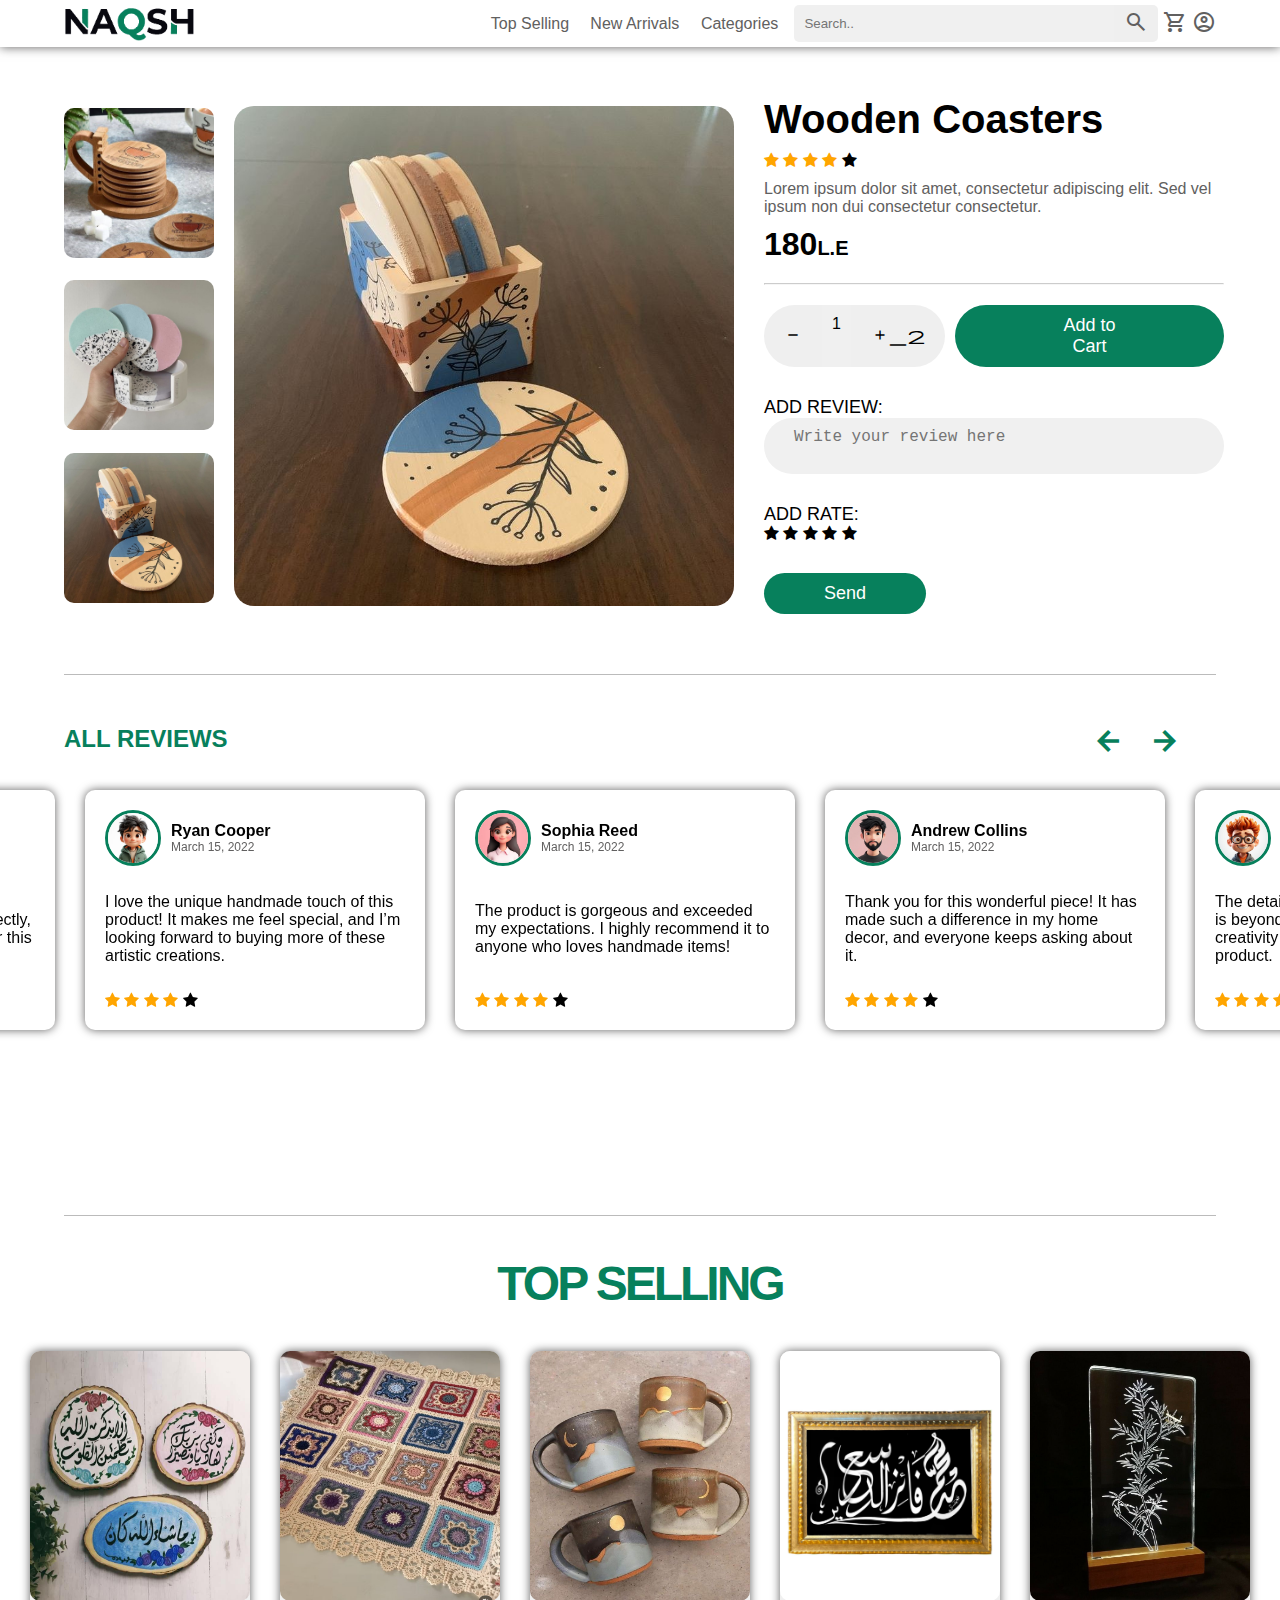
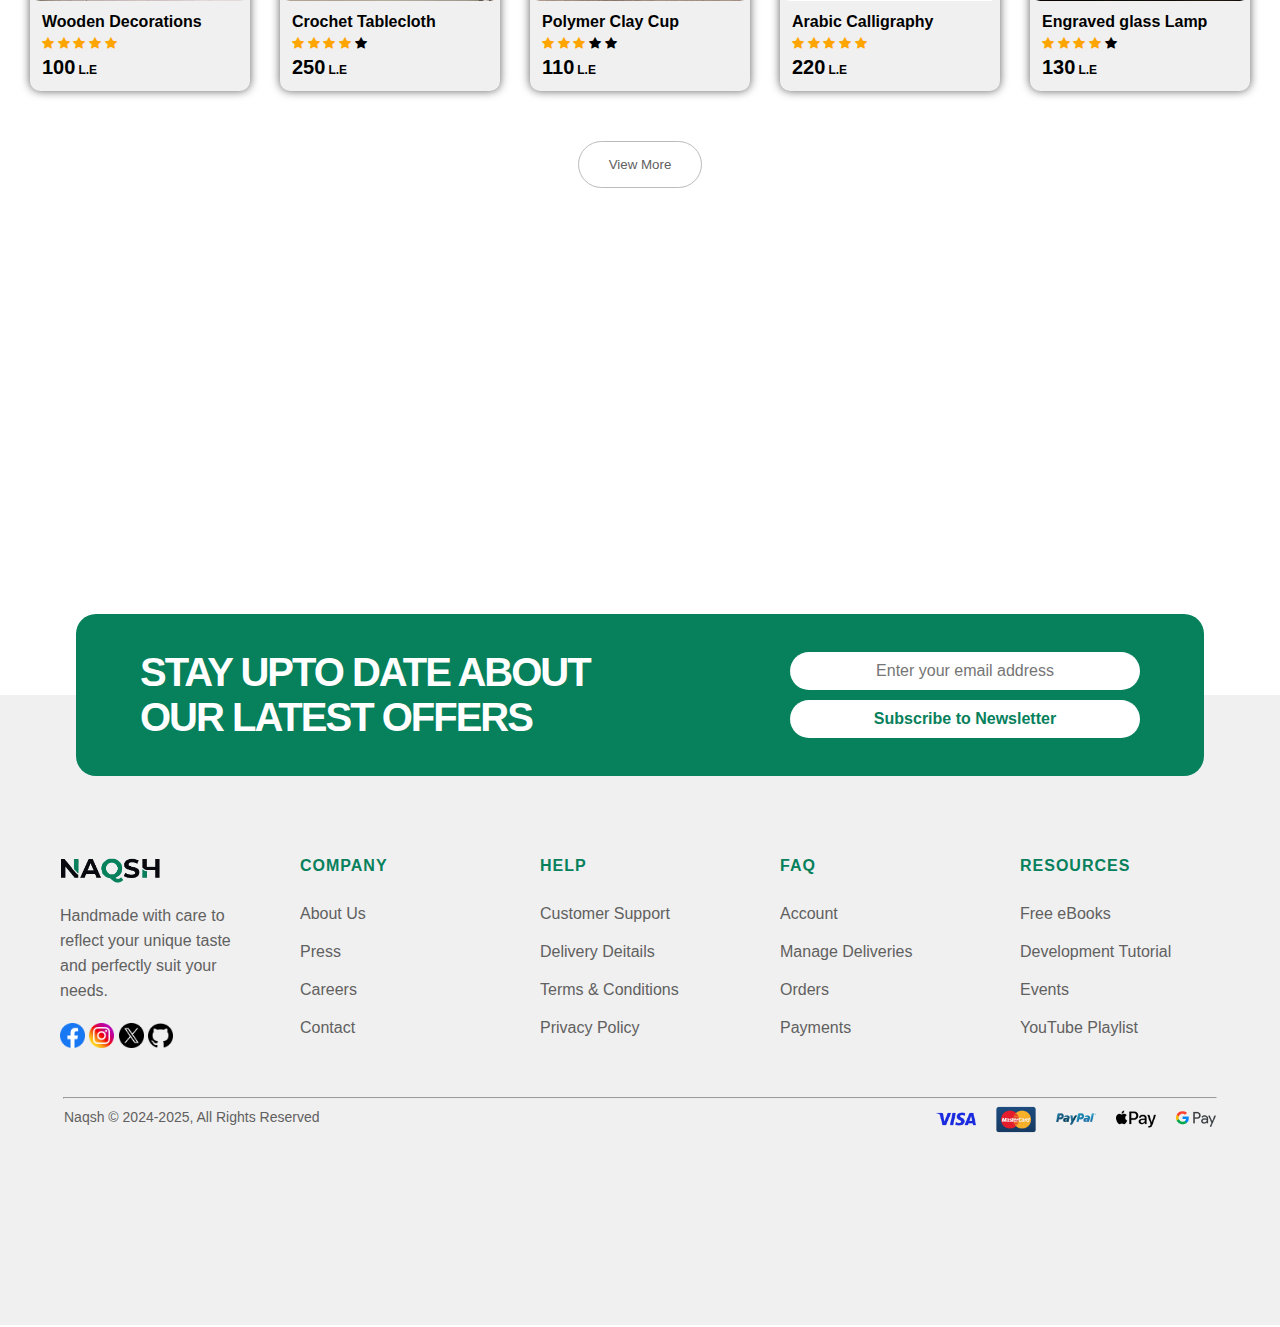
<file: index-2.html>
<!DOCTYPE html>
<html lang="en">
<head>
    <meta charset="UTF-8">
    <meta name="viewport" content="width=device-width, initial-scale=1.0">
    <!-- Page Title -->
    <title>product Details</title>
    <!-- Page Icon -->
    <link rel="icon" href="page-icon.png">
    <!-- Linking CSS File -->
    <link rel="stylesheet" href="style.css">
    <link rel="stylesheet" href="style-2.css">
    <!-- Google Fonts -->
    <link rel="preconnect" href="https://fonts.googleapis.com">
    <link rel="preconnect" href="https://fonts.gstatic.com" crossorigin>
    <link href="https://fonts.googleapis.com/css2?family=Open+Sans:ital,wght@0,300..800;1,300..800&display=swap" rel="stylesheet">
    <link href="https://fonts.googleapis.com/css2?family=Material+Symbols+Outlined" rel="stylesheet" />
    <!-- Font Awesome Icon Library -->
    <link rel="stylesheet" href="https://cdnjs.cloudflare.com/ajax/libs/font-awesome/4.7.0/css/font-awesome.min.css">
    <!-- Linking SwiperJS CSS -->
    <link
    rel="stylesheet"
    href="https://cdn.jsdelivr.net/npm/swiper@11/swiper-bundle.min.css"/>  
    <!-- Linking SwiperJS JavaScript -->
    <script src="https://cdn.jsdelivr.net/npm/swiper@11/swiper-bundle.min.js" defer></script>
    <!-- Linking JS File -->
    <script src="main.js" defer></script>
</head>
<body>
    <div class="nav-bar">
        <div class="co-1 container">
            <div class="image">
                <img src="logo.png" alt="">
            </div>
            <div class="nav-bar-links">
                <div class="link">
                    <a href="#top-selling">Top Selling</a>
                </div>
                <div class="link">
                    <a href="#new-arrivals">New Arrivals</a>
                </div>
                <div class="link">
                    <a href="">Categories</a>
                    <ul>
                        <li><a href="">Wood</a></li>
                        <hr>
                        <li><a href="">Glass</a></li>
                        <hr>
                        <li><a href="">Crochet</a></li>
                        <hr>
                        <li><a href="">Leather</a></li>
                    </ul>
                </div>
                <form action="">
                    <input type="text" placeholder="Search.." name="search">
                    <button type="submit">
                        <span class="material-symbols-outlined">search</span>
                    </button>
                </form>
                <a href=""><span  class="material-symbols-outlined icon">shopping_cart</span></a>
                <a href=""><span  class="material-symbols-outlined icon">account_circle</span></a>
            </div>
        </div>
    </div>
    <div class="product-section">
        <div class="container">
            <div class="product-image">
                <img class="main" src="product-10.jpg" alt="">
                <img class="sub" src="product-1.jpg" alt="">
                <img class="sub" src="product-7.jpg" alt="">
                <img class="sub" src="product-10.jpg" alt="">
            </div>
            <div class="product-details">
                <h1>Wooden Coasters</h1>
                <div class="rating">
                    <span class="fa fa-star checked"></span>
                    <span class="fa fa-star checked"></span>
                    <span class="fa fa-star checked"></span>
                    <span class="fa fa-star checked"></span>
                    <span class="fa fa-star"></span>
                </div>
                <p>Lorem ipsum dolor sit amet, consectetur adipiscing elit. Sed vel ipsum non dui consectetur consectetur.</p>
                <h2 class="price">180<span>L.E</span></h2>
                <hr>
                <div class="buy">
                    <div class="counter">
                        <button class="subtract"><span class="material-symbols-outlined">remove</span></button>
                        <p class="count">1</p>
                        <button class="add"><span class="material-symbols-outlined">add_2</span></button>
                    </div>
                    <button class="add-to-cart-btn">Add to Cart</button>
                </div>
                <div class="customer-review">
                    <div class="text-review">
                        <label for="">ADD REVIEW:</label>
                        <textarea name="" id="" placeholder="Write your review here"></textarea>
                    </div>
                    <div class="rating">
                        <label for="">ADD RATE:</label>
                        <div class="stars">
                            <span class="fa fa-star"></span>
                            <span class="fa fa-star"></span>
                            <span class="fa fa-star"></span>
                            <span class="fa fa-star"></span>
                            <span class="fa fa-star"></span>
                        </div>
                    </div>
                    <button class="send-review-btn">Send</button>
                </div>
            </div>
        </div>
    </div>
    <div class="comments-section swiper">
        <div class="container">
            <div class="header-and-control">
                <h2>ALL REVIEWS</h2>
                <div class="control">
                    <button class="swiper-left">
                        <span class="material-symbols-outlined">
                            arrow_back
                        </span>
                    </button>
                    <button class="swiper-right">
                        <span class="material-symbols-outlined">
                            arrow_forward
                        </span>
                    </button>
                </div>
            </div>
        </div>
        <div class="comments-box swiper-wrapper">
            <div class="comment swiper-slide">
                <div class="user-info">
                    <img src="userProfileImage-1.jpg" alt="">
                    <h4>Laura Bennett</h4>
                    <p class="date">March 15, 2022</p>
                </div>
                <div class="comment-info">
                    <p>The product is absolutely amazing! The craftsmanship is stunning, and the quality is top-notch. I’ll definitely shop here again!</p>
                </div>
                <div class="rating">
                    <span class="fa fa-star checked"></span>
                    <span class="fa fa-star checked"></span>
                    <span class="fa fa-star checked"></span>
                    <span class="fa fa-star checked"></span>
                    <span class="fa fa-star"></span>
                </div>
            </div>
            <div class="comment swiper-slide">
                <div class="user-info">
                    <img src="userProfileImage-2.jpg" alt="">
                    <h4>Daniel Carter</h4>
                    <p class="date">March 15, 2022</p>
                </div>
                <div class="comment-info">
                    <p>I’m so impressed with the product! It’s clear that it was made with love and attention to detail, and the packaging was beautiful too.</p>
                </div>
                <div class="rating">
                    <span class="fa fa-star checked"></span>
                    <span class="fa fa-star checked"></span>
                    <span class="fa fa-star checked"></span>
                    <span class="fa fa-star checked"></span>
                    <span class="fa fa-star checked"></span>
                </div>
            </div>
            <div class="comment swiper-slide">
                <div class="user-info">
                    <img src="userProfileImage-3.jpg" alt="">
                    <h4>Ethan Hayes</h4>
                    <p class="date">March 15, 2022</p>
                </div>
                <div class="comment-info">
                    <p>I had an excellent experience! The product matched the description perfectly, and delivery was quick. Thank you for this beautiful piece.</p>
                </div>
                <div class="rating">
                    <span class="fa fa-star checked"></span>
                    <span class="fa fa-star checked"></span>
                    <span class="fa fa-star checked"></span>
                    <span class="fa fa-star checked"></span>
                    <span class="fa fa-star checked"></span>
                </div>
            </div>
            <div class="comment swiper-slide">
                <div class="user-info">
                    <img src="userProfileImage-4.jpg" alt="">
                    <h4>Ryan Cooper</h4>
                    <p class="date">March 15, 2022</p>
                </div>
                <div class="comment-info">
                    <p>I love the unique handmade touch of this product! It makes me feel special, and I’m looking forward to buying more of these artistic creations.</p>
                </div>
                <div class="rating">
                    <span class="fa fa-star checked"></span>
                    <span class="fa fa-star checked"></span>
                    <span class="fa fa-star checked"></span>
                    <span class="fa fa-star checked"></span>
                    <span class="fa fa-star"></span>
                </div>
            </div>
            <div class="comment swiper-slide">
                <div class="user-info">
                    <img src="userProfileImage-5.jpg" alt="">
                    <h4>Sophia Reed</h4>
                    <p class="date">March 15, 2022</p>
                </div>
                <div class="comment-info">
                    <p>The product is gorgeous and exceeded my expectations. I highly recommend it to anyone who loves handmade items!</p>
                </div>
                <div class="rating">
                    <span class="fa fa-star checked"></span>
                    <span class="fa fa-star checked"></span>
                    <span class="fa fa-star checked"></span>
                    <span class="fa fa-star checked"></span>
                    <span class="fa fa-star"></span>
                </div>
            </div>
            <div class="comment swiper-slide">
                <div class="user-info">
                    <img src="userProfileImage-6.jpg" alt="">
                    <h4>Andrew Collins</h4>
                    <p class="date">March 15, 2022</p>
                </div>
                <div class="comment-info">
                    <p>Thank you for this wonderful piece! It has made such a difference in my home decor, and everyone keeps asking about it.</p>
                </div>
                <div class="rating">
                    <span class="fa fa-star checked"></span>
                    <span class="fa fa-star checked"></span>
                    <span class="fa fa-star checked"></span>
                    <span class="fa fa-star checked"></span>
                    <span class="fa fa-star"></span>
                </div>
            </div>
            <div class="comment swiper-slide">
                <div class="user-info">
                    <img src="userProfileImage-7.jpg" alt="">
                    <h4>Lucas Perry</h4>
                    <p class="date">March 15, 2022</p>
                </div>
                <div class="comment-info">
                    <p>The details are incredible, and the quality is beyond expectations. I appreciate the creativity and effort behind this handmade product.</p>
                </div>
                <div class="rating">
                    <span class="fa fa-star checked"></span>
                    <span class="fa fa-star checked"></span>
                    <span class="fa fa-star checked"></span>
                    <span class="fa fa-star checked"></span>
                    <span class="fa fa-star checked"></span>
                </div>
            </div>
            <div class="comment swiper-slide">
                <div class="user-info">
                    <img src="userProfileImage-8.jpg" alt="">
                    <h4>Megan Brooks</h4>
                    <p class="date">March 15, 2022</p>
                </div>
                <div class="comment-info">
                    <p>I absolutely loved the product, and the service was excellent. It feels great to support local handmade crafts.</p>
                </div>
                <div class="rating">
                    <span class="fa fa-star checked"></span>
                    <span class="fa fa-star checked"></span>
                    <span class="fa fa-star checked"></span>
                    <span class="fa fa-star checked"></span>
                    <span class="fa fa-star checked"></span>
                </div>
            </div>
            <div class="comment swiper-slide">
                <div class="user-info">
                    <img src="userProfileImage-9.jpg" alt="">
                    <h4>Megan Brooks</h4>
                    <p class="date">March 15, 2022</p>
                </div>
                <div class="comment-info">
                    <p>A fantastic experience! The piece is so unique and beautifully crafted. You can really see the effort and passion that went into it. Thank you!</p>
                </div>
                <div class="rating">
                    <span class="fa fa-star checked"></span>
                    <span class="fa fa-star checked"></span>
                    <span class="fa fa-star checked"></span>
                    <span class="fa fa-star checked"></span>
                    <span class="fa fa-star checked"></span>
                </div>
            </div>
        </div>
    </div>
    <div class="products-section" id="top-selling">
        <div class="co-4 container">
            <h1>TOP SELLING</h1>
            <div class="cards-box">
                <div class="card">
                    <img src="product-18.jpg" alt="">
                    <div class="card-info">
                        <h3>Wooden Decorations</h3>
                        <div class="rating">
                            <span class="fa fa-star checked"></span>
                            <span class="fa fa-star checked"></span>
                            <span class="fa fa-star checked"></span>
                            <span class="fa fa-star checked"></span>
                            <span class="fa fa-star checked"></span>
                        </div>
                        <div class="price">
                            <p class="current-price">100<span>L.E</span></p>
                        </div>
                    </div>
                </div>
                <div class="card">
                    <img src="product-17.jpg" alt="">
                    <div class="card-info">
                        <h3>Crochet Tablecloth</h3>
                        <div class="rating">
                            <span class="fa fa-star checked"></span>
                            <span class="fa fa-star checked"></span>
                            <span class="fa fa-star checked"></span>
                            <span class="fa fa-star checked"></span>
                            <span class="fa fa-star"></span>
                        </div>
                        <div class="price">
                            <p class="current-price">250<span>L.E</span></p>
                        </div>
                    </div>
                </div>
                <div class="card">
                    <img src="product-16.jpg" alt="">
                    <div class="card-info">
                        <h3>Polymer Clay Cup</h3>
                        <div class="rating">
                            <span class="fa fa-star checked"></span>
                            <span class="fa fa-star checked"></span>
                            <span class="fa fa-star checked"></span>
                            <span class="fa fa-star"></span>
                            <span class="fa fa-star"></span>
                        </div>
                        <div class="price">
                            <p class="current-price">110<span>L.E</span></p>
                        </div>
                    </div>
                </div>
                <div class="card">
                    <img src="product-19.jpg" alt="">
                    <div class="card-info">
                        <h3>Arabic Calligraphy</h3>
                        <div class="rating">
                            <span class="fa fa-star checked"></span>
                            <span class="fa fa-star checked"></span>
                            <span class="fa fa-star checked"></span>
                            <span class="fa fa-star checked"></span>
                            <span class="fa fa-star checked"></span>
                        </div>
                        <div class="price">
                            <p class="current-price">220<span>L.E</span></p>
                        </div>
                    </div>
                </div>
                <div class="card">
                    <img src="product-20.jpg" alt="">
                    <div class="card-info">
                        <h3>Engraved glass Lamp</h3>
                        <div class="rating">
                            <span class="fa fa-star checked"></span>
                            <span class="fa fa-star checked"></span>
                            <span class="fa fa-star checked"></span>
                            <span class="fa fa-star checked"></span>
                            <span class="fa fa-star"></span>
                        </div>
                        <div class="price">
                            <p class="current-price">130<span>L.E</span></p>
                        </div>
                    </div>
                </div>
            </div>
            <button>View More</button>
        </div>
    </div>
    <div class="footer">
        <div class="co-6 container">
            <div class="subscribe-box">
                <label for="">STAY UPTO DATE ABOUT OUR LATEST OFFERS</label>
                <div class="subscribe-input">
                    <input type="email" placeholder="Enter your email address">
                    <button>Subscribe to Newsletter</button>
                </div>
            </div>
            <div class="footer-links">
                <div class="logo-and-social">
                    <img src="/logo.png" alt="" width="100px">
                    <p>Handmade with care to reflect your unique taste and perfectly suit your needs.</p>
                    <div class="social-links">
                        <a href="">
                            <img src="facebook.png" alt="">
                        </a>
                        <a href="">
                            <img src="social.png" alt="">
                        </a>
                        <a href="">
                            <img src="twitter.png" alt="">
                        </a>
                        <a href="">
                            <img src="github.png" alt="">
                        </a>
                    </div>
                </div>
                <div class="contact-links">
                    <h4>COMPANY</h4>
                    <ul>
                        <li><a href="">About Us</a></li>
                        <li><a href="">Press</a></li>
                        <li><a href="">Careers</a></li>
                        <li><a href="">Contact</a></li>
                    </ul>
                </div>
                <div class="contact-links">
                    <h4>HELP</h4>
                    <ul>
                        <li><a href="">Customer Support</a></li>
                        <li><a href="">Delivery Deitails</a></li>
                        <li><a href="">Terms & Conditions</a></li>
                        <li><a href="">Privacy Policy</a></li>
                    </ul>
                </div>
                <div class="contact-links">
                    <h4>FAQ</h4>
                    <ul>
                        <li><a href="">Account</a></li>
                        <li><a href="">Manage Deliveries</a></li>
                        <li><a href="">Orders</a></li>
                        <li><a href="">Payments</a></li>
                    </ul>
                </div>
                <div class="contact-links">
                    <h4>RESOURCES</h4>
                    <ul>
                        <li><a href="">Free eBooks</a></li>
                        <li><a href="">Development Tutorial</a></li>
                        <li><a href="">Events</a></li>
                        <li><a href="">YouTube Playlist</a></li>
                    </ul>
                </div>
            </div>
            <hr>
            <div class="copy-right-and-payment">
                <p class="copy-right">Naqsh © 2024-2025, All Rights Reserved</p>
                <div class="pay-methods">
                    <img src="visa.png" alt="">
                    <img src="card.png" alt="">
                    <img src="paypal.png" alt="">
                    <img src="apple-pay.png" alt="">
                    <img src="google-pay.png" alt="">
                </div>
            </div>
        </div>
    </div>
</body>
</html>
</file>
<file: style.css>
:root {
    --main-color: #07805c;
    --second-color: #F0F0F0;
    --third-color: #bbb;
    --paragraph-color: #616060;
    --first-font: "Open Sans", serif;
    --second-font: "Roboto", sans-serif;
}

html {
    scroll-behavior: smooth;
}

body {
    margin: 0;
    font-family: var(--second-font);
    box-sizing: border-box;
}

* {
    /* outline: 1px solid red; */
    margin: 0;
}

.container {
    width: 90vw;
    margin-inline: auto;
}

& .nav-bar {
    display: flex;
    background-color: white;
    justify-content: center;
    align-items: center;
    box-shadow: 0 0px 10px var(--paragraph-color);
    & .co-1 {
        display: flex;  
        & .image {
            flex-grow: 1;
            display: flex;
            align-items: center;
            & img {
                width: 130px;
                height: fit-content;
            }
        }
        & .nav-bar-links {
            display: flex;
            padding: 0;
            margin-block: 5px;
            width: 450px;
            height: fit-content;
            align-items: center;
            justify-content: space-between;
            flex-grow: 1;
            & .link{
                width: 100px;
                display: flex;
                align-items: center;
                justify-content: center;
                position: relative;
                & a {
                    display: flex;
                    text-decoration: none;
                    color: var(--paragraph-color);
                    transition-duration: 0.2s;
                }
                & ul {
                    display: none;
                    padding: 0;
                    list-style-type: none;
                    position: absolute;
                    background-color: white;
                    top: 30px;
                    border-radius: 10px;
                    border: 2px solid var(--main-color);
                    & li {
                        margin: 10px 40px 10px 10px;
                        width: fit-content;
                        transition-duration: 0.2s;
                        
                    }
                    & li:hover {
                        color: #07805c;
                        transform: scale(1.05);
                        text-shadow: 0 0 5px var(--main-color);
                        transition-duration: 0.2s;
                    }
                }
                & ul::before {
                    content: "";
                    width: 100px;
                    height: 50px;
                    background-color: transparent;
                    position: absolute;
                    transform: translate(-50%, -50%);
                    top: -20px;
                    left: 55px;
                    z-index: 1;
                }
                & a:hover + ul,ul:hover {
                        display: block;
                        transition-duration: 0.3s;
                }
            }
            & form {
                display: flex;
                & input {
                    padding: 10px;
                    background-color: var(--second-color);
                    border-radius: 5px 0 0 5px;
                    width: 300px;
                    border: none;
                    outline: none;
                    caret-color: var(--main-color);
                }
                & button {
                    padding: 5px 10px;
                    border: none;
                    color: var(--paragraph-color);
                    border-radius: 0 5px 5px 0;
                    cursor: pointer;
                    & span {
                        transition-duration: 0.2s;
                    }
                }
            }
            & .icon{
                color: var(--paragraph-color);
                transition-duration: 0.3s;
            }
            & .link:hover > a, form > button:hover span {
                color: #07805c;
                transform: scale(1.05);
                text-shadow: 0 0 5px var(--main-color);
                transition-duration: 0.2s;
            }
            & .icon:hover{
                color: var(--main-color);
                transform: scale(1.1);
                transition-duration: 0.2s;
                text-shadow: 0 0 5px var(--main-color);
            }
        }
    }
}

& .main-section {
    display: flex;
    height: calc(100vh - 47px);
    background-image: url(bg-2.jpg);
    background-repeat: no-repeat;
    background-size: cover;
    justify-content: center;
    flex-direction: row;
    & .co-2 {
        display: flex;
        & .text-part {
            display: flex;
            flex-direction: column;
            padding-block: 80px;
            row-gap: 30px;
            & h1 {
                font-size: 60px;
                text-shadow: 0 0 3px black;
                font-weight: 900;
            }
            & p {
                font-size: 16px;
                width: 500px;
                color: var(--paragraph-color);
                font-weight: bold;
            }
            & button {
                width: fit-content;
                padding: 15px 50px;
                background-color: var(--main-color);
                color: white;
                border: none;
                border-radius: 30px;
                cursor: pointer;
                font-size: 16px;
                font-weight: bold;
                box-shadow: 0 0 3px var(--main-color);
                transition-duration: 0.2s;
            }
            & button:hover {
                box-shadow: 0 0 10px var(--main-color);
                text-shadow: 0 0 3px var(--second-color);
                transform: scale(1.05);
                transition-duration: 0.2s;
            }
            & .info {
                display: flex;
                flex-direction: row;
                justify-content: center;
                column-gap: 30px;
                margin-top: 30px;
                & hr {
                    opacity: 0.5;
                }
                & p {
                    width: fit-content;
                    text-align: center;
                    line-height: 1.2;
                    & span {
                        font-size: 40px;
                        font-weight: bold;
                        color: var(--main-color);
                        text-shadow: 0 0 3px var(--main-color);
                    }
                }
            }
        }
        & .image-part {
            position: relative;
            & img {
                position: absolute;
                transform: translate(-50%, -50%);
            }
            & .object-1 {
                width: 500px;
                left: 300px;
                top: 300px;
            }
            & .object-2 {
                width: 300px;
                left: 380px;
                top: 420px;
            }
        }
    }   
}

.first {
    box-shadow: 0 -40px 40px var(--paragraph-color);
}

.checked {
    color: orange;
}

.products-section {
    height: 100vh;
    & .co-3, .co-4 {
        display: flex;
        flex-direction: column;
        align-items: center;
        border-bottom: 1px solid var(--third-color);
        height: 100vh;
        & h1 {
            width: fit-content;
            margin-block: 40px;
            font-size: 48px;
            color: var(--main-color);
            font-weight: 900;
            letter-spacing: -3px;
        }
        & .cards-box {
            height: fit-content;
            display: flex;
            flex-direction: row;
            column-gap: 30px;
            & .card {
                display: flex;
                flex-direction: column;
                background-color: var(--second-color);
                border-radius: 10px;
                box-shadow: 0 0 10px var(--paragraph-color);
                height: fit-content;
                transition-duration: 0.2s;
                & img {
                    width: 220px;
                    height: 250px;
                    border-radius: 10px;
                    transition-duration: 0.2s;
                }
                & .card-info {
                    display: flex;
                    flex-direction: column;
                    row-gap: 5px;
                    margin: 12px;
                    & h3 {
                        font-size: 16px;
                    }
                    & .rating {
                        font-size: 13px;
                    }
                    & .price {
                        font-weight: bold;
                        font-size: 20px;
                        & .current-price {
                            & span {
                                font-size: 12px;
                                margin-left: 3px;
                            }
                        }
                    }
                }
            }
            & .card:hover {
                box-shadow: 0 0 20px var(--main-color);
                transform: scale(1.1);
                border-radius: 0;
                transition-duration: 0.2s;
                & img {
                    border-radius: 0;
                    transition-duration: 0.2s;
                }
            }
        }
        & button {
            background-color: white;
            padding: 15px 30px;
            border-radius: 30px; 
            border: 1px solid var(--third-color);
            color: var(--paragraph-color);
            margin-block: 50px;
            cursor: pointer;
        }
        & button:hover {
            box-shadow: 0 0 10px var(--third-color);
            transition-duration: 0.2s;
        }
    }
}

.comments-section {
    height: 80vh;
    & .container {
        display: flex;
        flex-direction: column;
        & .header-and-control {
            display: flex;
            flex-direction: row;
            justify-content: space-between;
            & h1 {
                width: fit-content;
                font-size: 48px;
                color: var(--main-color);
                font-weight: 900;
                letter-spacing: -3px;
                margin-block: 40px;
            }
            & .control {
                display: flex;
                flex-direction: row;
                align-self: flex-end;
                margin: 0 50px 40px 0;
                column-gap: 15px;
                & .swiper-left, .swiper-right {
                    background-color: white;
                    border: none;
                    cursor: pointer;
                    & span {
                        font-size: 30px;
                        font-weight: bold;
                        transition-duration: 0.2s;
                        color: var(--main-color);
                    }
                    & span:hover {
                        text-shadow: 0 0 5px #005533;
                    }
                }
            }   
        }
    }
    & .comments-box {
        display: flex;
        flex-direction: row;
        height: fit-content;
        margin-bottom: 40px;
        justify-content: center;
        & .comment {
            display: flex;
            flex-direction: column;
            border-radius: 10px;
            row-gap: 15px;
            box-shadow: 0 0 10px var(--paragraph-color);
            margin-right: 30px;
            padding: 20px;
            width: 300px !important;
            height: 200px;
            justify-content: space-between;
            & .user-info {
                display: grid;
                grid-template-columns: auto 1fr;
                column-gap: 10px;
                & img {
                    width: 50px;
                    border-radius: 50%;
                    grid-row: span 2;
                    grid-column: span 1;
                    border: 3px solid var(--main-color);
                }
                & h4 {
                    align-self: flex-end;
                }
                & p {
                    font-size: 12px;
                    color: var(--paragraph-color);
                }
            }
            & .comment-info {
                display: flex;
                flex-direction: column;
                row-gap: 15px;
            }
        }
    }
    
}

.footer {
    background-color: var(--second-color);
    height: 70vh;
    & .co-6 {
        display: flex;
        flex-direction: column;
        align-items: center;
        & .subscribe-box {
            display: flex;
            flex-direction: row;
            justify-content: space-between;
            align-items: center;
            padding: 36px 64px;
            background-color: var(--main-color);
            border-radius: 20px;
            width: 1000px;
            transform: translateY(-50%);
            z-index: 50;
            & label {
                grid-column: span 2;
                grid-row: span 2;
                font-size: 40px;
                width:500px;
                font-weight: bold;
                color: white;
                letter-spacing: -2px;
            }
            & .subscribe-input {
                display: flex;
                flex-direction: column;
                width: 350px;
                row-gap: 10px;
                & input[type="email"], button {
                    font-size: 16px;
                    border-radius: 62px;
                    padding: 10px;
                    border: none;
                    outline: none;
                    text-align: center;
                }
                & button {
                    background-color: white;
                    color: var(--main-color);
                    font-weight: bold;
                    transition-duration: 0.2s;
                }
                & button:hover {
                    box-shadow: 0 0 10px var(--second-color);
                    transform: scale(1.05);
                    transition-duration: 0.2s;
                }
            }
        }
        & .footer-links {
            display: flex;
            flex-direction: row;
            column-gap: 40px;
            margin-bottom: 40px;
            & div {
                width: 200px;
            }
            & .logo-and-social {
                display: flex;
                flex-direction: column;
                row-gap: 20px;
                & p {
                    color: var(--paragraph-color);
                    line-height: 25px;
                }
                & .social-links {
                    & a {
                        text-decoration: none;
                        & img {
                            width: 25px;
                        }
                    }
                }
            }
            & h4 {
                letter-spacing: 1px;
                margin-bottom: 30px;
                color: var(--main-color);
            }
            & .contact-links {
                & ul {
                    padding: 0;
                    list-style-type: none;
                    & li {
                        margin-bottom: 20px;
                        & a {
                        text-decoration: none;
                        color: var(--paragraph-color);
                        }   
                    }
                }
            }
        }
        & hr {
            width: 100%;
        }
        & .copy-right-and-payment {
            display: flex;
            flex-direction: row;
            width: 100%;
            justify-content: space-between;
            & p {
                margin-block: 10px;
                color: var(--paragraph-color);
                font-size: 14px;
            }
            & .pay-methods {
                display: flex;
                flex-direction: row;
                align-items: center;
                column-gap: 20px;
                & img {
                    width: 40px;
                }
            }
        }
    }
}

.go-up-btn {
    position: fixed;
    bottom: 50px;
    right: 30px;
    background-color: var(--main-color);
    color: white;
    border-radius: 50%;
    padding: 10px 12px; 
    cursor: pointer;
    display: none;
    z-index: 100;
    pointer-events: none;
    & span {
        font-size: 20px;
        transition-duration: 0.3s;
    }
    & span:hover {
        transform: scale(1.3);
        transition-duration: 0.3s;
    }
}

.active-go-up-btn {
    display: block;
    pointer-events: auto;
    transition: all 1s;
}
</file>
<file: style-2.css>
.product-section {
    & .container {
        padding-block: 50px 60px;
        display: flex;
        flex-direction: row;
        column-gap: 30px;
        border-bottom: 1px solid var(--third-color);
        
        & .product-image {
            display: grid;
            grid-template: repeat(3, 1fr);
            align-items: center;
            column-gap: 20px;
            & img.main {
                grid-column: 2 / span 2;
                grid-row: 1 / span 3;
                width: 500px;
                height: 500px;
                border-radius: 20px;
            }
            & img.sub {
                grid-column: 1;
                width: 150px;
                height: 150px;
                border-radius: 10px;
                transition-duration: 0.2s;
            }
            & img.sub:hover {
                transform: scale(1.05); 
                transition-duration: 0.2s;
            }
            & img.active {
                border: 5px solid var(--main-color);
            }
        }
        & .product-details {
            display: flex;
            flex-direction: column;
            row-gap: 10px;
            & h1 {
                font-size: 40px;
            }
            & > p {
                color: var(--paragraph-color);
            }
            & .price {
                font-size: 32px;
                & span {
                    font-size: 20px;
                }
            }
            & hr {
                opacity: 0.5;
                margin-block: 10px;
            }
            & .buy {
                display: flex;
                flex-direction: row;
                justify-content: flex-start;
                column-gap: 10px;
                & .counter {
                    display: flex;
                    flex-direction: row;
                    & p {
                        background-color: var(--second-color);
                        padding: 10px;
                    }
                    & button {
                        border: none;
                        padding-inline: 20px;
                        cursor: pointer;
                        & span {
                            font-size: 18px;
                        }
                    }
                    & button:first-child {
                        border-radius: 62px 0 0 62px;
                    }
                    & button:last-child {
                        border-radius: 0 62px 62px 0;
                    }
                }
                & .add-to-cart-btn {
                    background-color: var(--main-color);
                    border: none;
                    color: white;
                    padding: 10px 105px;
                    border-radius: 62px;
                    transition-duration: 0.2s;
                    font-size: 18px;
                    cursor: pointer;
                }
                & .add-to-cart-btn:hover {
                    box-shadow: 0 0 10px var(--main-color);
                    text-shadow: 0 0 3px var(--second-color);
                    transform: scale(1.05);
                    transition-duration: 0.2s;
                }
            }
            & .customer-review {
                margin-top: 20px;
                display: flex;
                flex-direction: column;
                align-items: flex-start;
                row-gap: 30px;
                & .text-review {
                    display: flex;
                    flex-direction: column;
                    & label {
                        font-size: 18px;
                    }
                    & textarea {
                        font-size: 16px;
                        border: none;
                        outline: none;
                        background-color: var(--second-color);
                        padding: 10px 30px;
                        border-radius: 62px;
                        resize: none;
                        width: 400px;
                    }
                }
                & .rating {
                    display: flex;
                    flex-direction: column;
                    & label {
                        font-size: 18px;
                    }
                }
                & .send-review-btn {
                    background-color: var(--main-color);
                    color: white;
                    padding: 10px 60px;
                    border: none;
                    border-radius: 62px;
                    cursor: pointer;
                    font-size: 18px;
                    transition-duration: 0.2s;
                }
                & .send-review-btn:hover {
                    box-shadow: 0 0 10px var(--main-color);
                    text-shadow: 0 0 3px var(--second-color);
                    transform: scale(1.05);
                    transition-duration: 0.2s;
                }
            }
        }
    }
}

.container:nth-of-type(3) {
    margin-block: 30px;
}

.comments-section {
    height: 60vh;
    & .container {
        padding-top: 50px ;
        & .header-and-control {
            & h2 {
                color: var(--main-color);
            }
            & .control {
                margin: 0 30px 30px 0;
            }
        }
    }
}

.products-section {
    height: 120vh;
    & .co-4 {
        border-top: 1px solid var(--third-color);
        border-bottom: none;
    }
}
</file>
